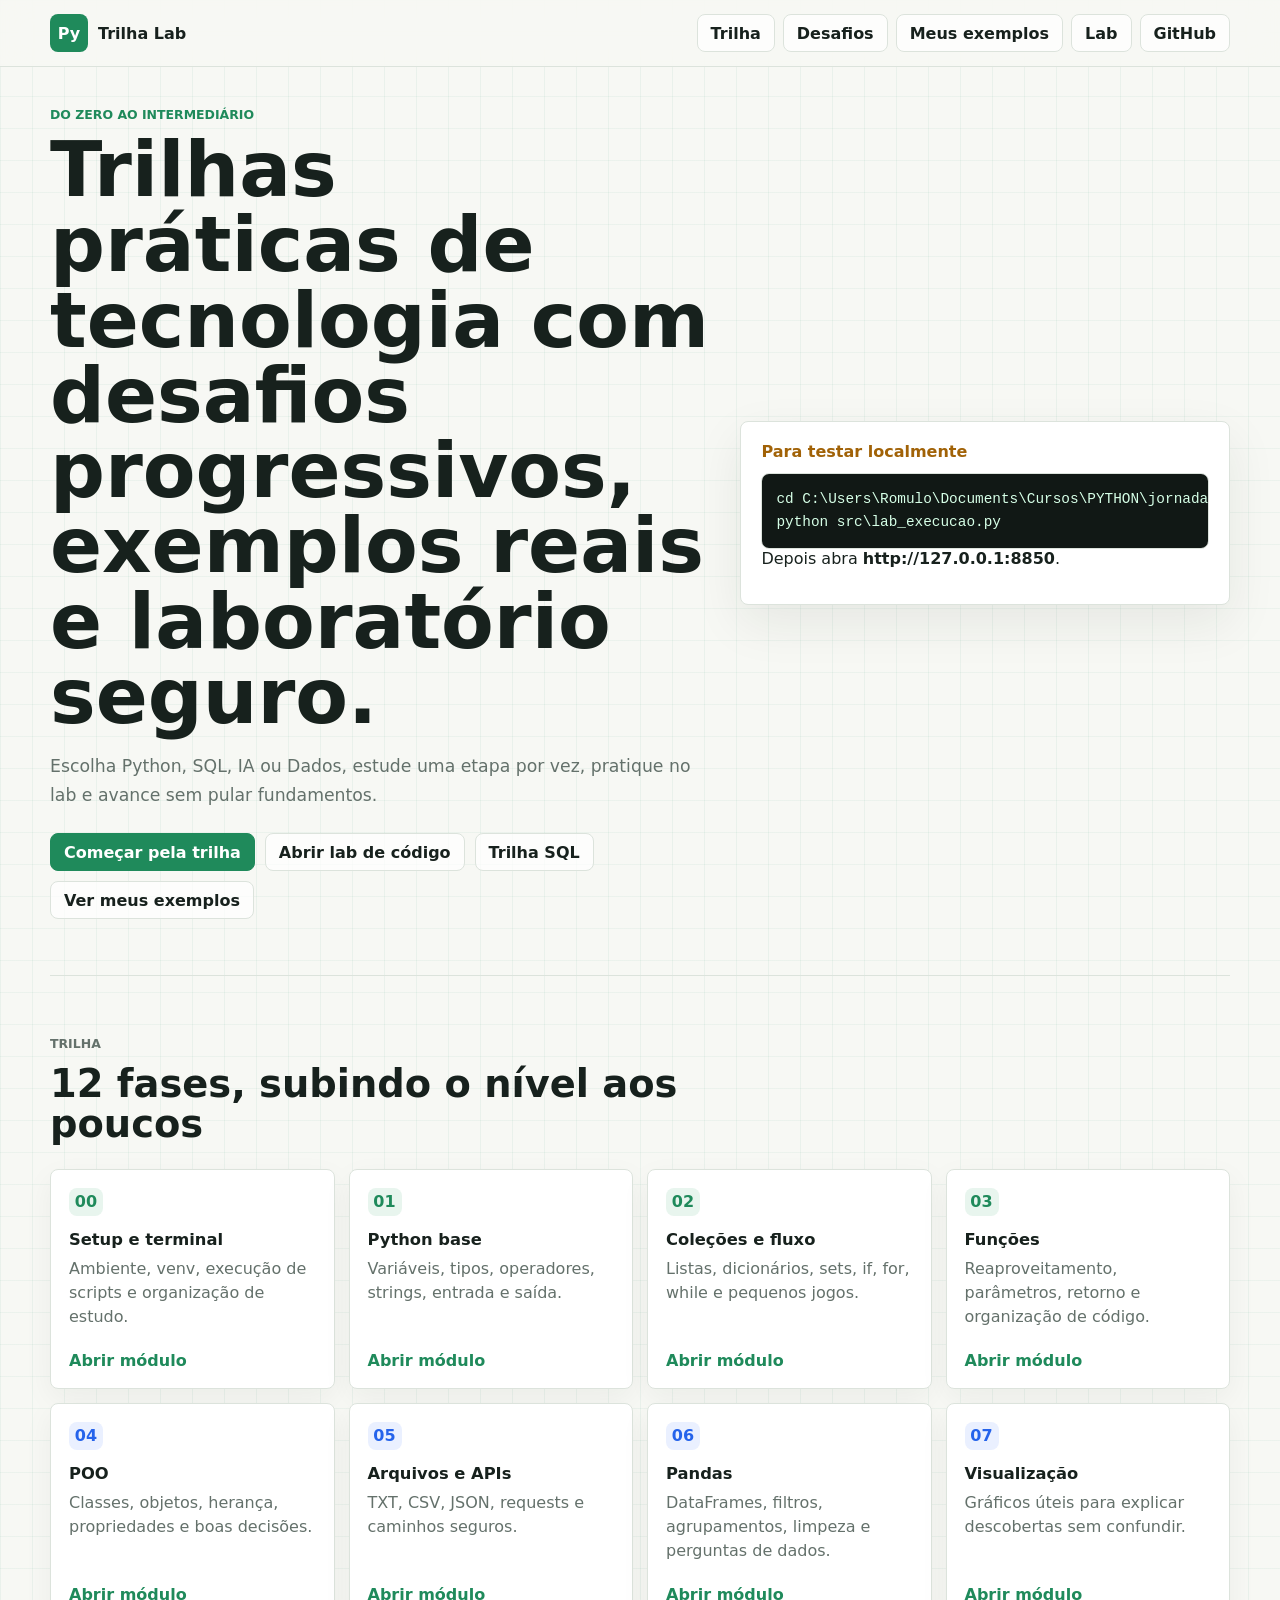
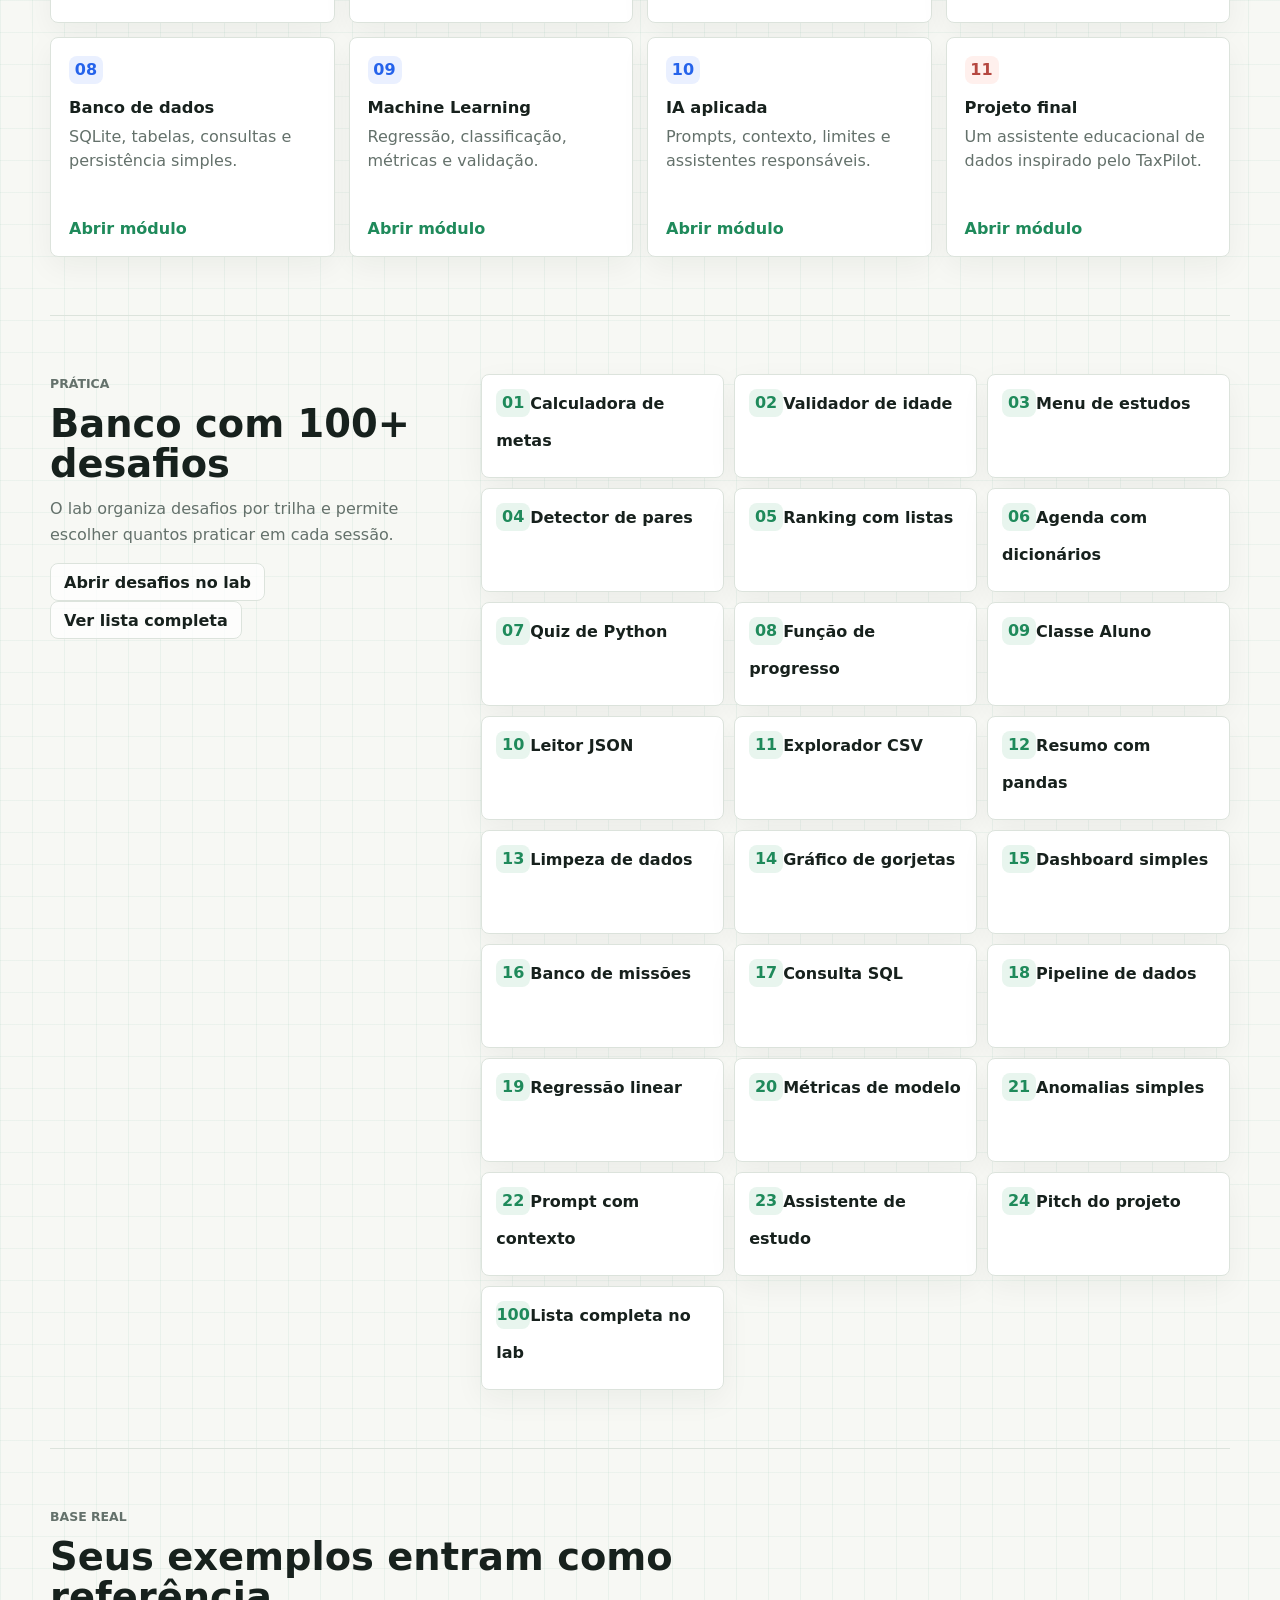
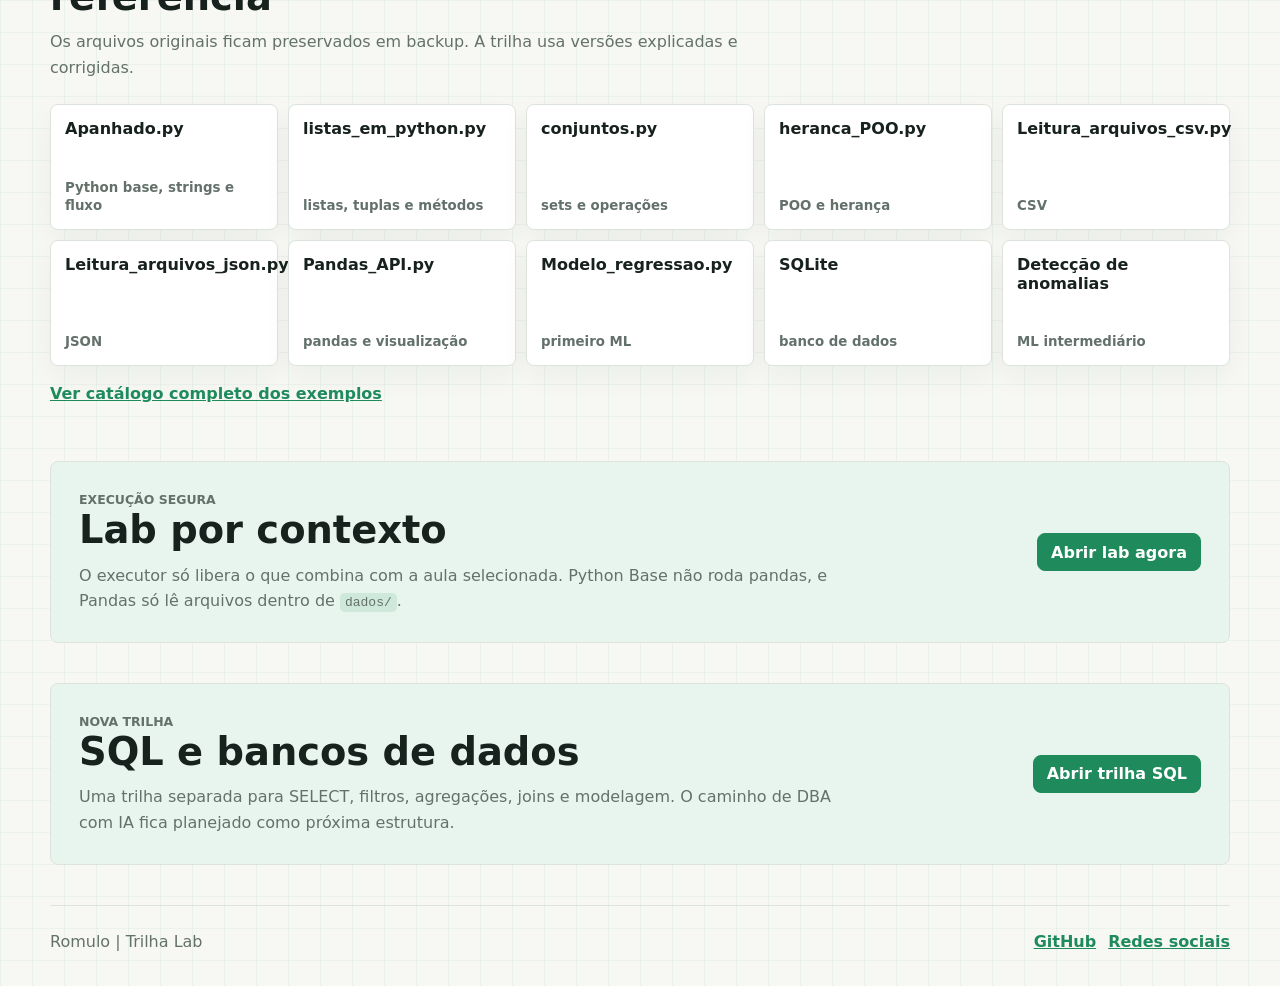
<file: site/index.html>
<!doctype html>
<html lang="pt-BR">
  <head>
    <meta charset="utf-8" />
    <meta name="viewport" content="width=device-width, initial-scale=1" />
    <title>Trilha Lab</title>
    <link rel="stylesheet" href="/site/styles.css" />
  </head>
  <body>
    <header class="app-header">
      <a class="brand" href="/site/index.html">
        <span class="brand-mark">Py</span>
        <span>Trilha Lab</span>
      </a>
      <nav class="top-nav" aria-label="Navegação principal">
        <a href="#trilha">Trilha</a>
        <a href="#desafios">Desafios</a>
        <a href="#exemplos">Meus exemplos</a>
        <a href="/lab">Lab</a>
        <a href="https://github.com/Httromrj/trilha-lab" target="_blank" rel="noreferrer">GitHub</a>
      </nav>
    </header>

    <main>
      <section class="intro" id="inicio">
        <div>
          <p class="eyebrow">Do zero ao intermediário</p>
          <h1>Trilhas práticas de tecnologia com desafios progressivos, exemplos reais e laboratório seguro.</h1>
          <p class="lead">
            Escolha Python, SQL, IA ou Dados, estude uma etapa por vez, pratique no lab e avance sem pular fundamentos.
          </p>
        <div class="actions">
          <a class="button primary" href="#trilha">Começar pela trilha</a>
          <a class="button" href="/lab">Abrir lab de código</a>
          <a class="button" href="/trilhas/sql/README.md">Trilha SQL</a>
          <a class="button" href="#exemplos">Ver meus exemplos</a>
        </div>
        </div>
        <aside class="run-card">
          <span class="card-label">Para testar localmente</span>
          <pre>cd C:\Users\Romulo\Documents\Cursos\PYTHON\jornada-python-ia-dados
python src\lab_execucao.py</pre>
          <p>Depois abra <strong>http://127.0.0.1:8850</strong>.</p>
        </aside>
      </section>

      <section class="section" id="trilha">
        <div class="section-title">
          <p class="eyebrow">trilha</p>
          <h2>12 fases, subindo o nível aos poucos</h2>
        </div>
        <div class="timeline">
          <article class="step" data-level="iniciante">
            <span>00</span>
            <h3>Setup e terminal</h3>
            <p>Ambiente, venv, execução de scripts e organização de estudo.</p>
            <a href="/modulos/00-boas-vindas.md">Abrir módulo</a>
          </article>
          <article class="step" data-level="iniciante">
            <span>01</span>
            <h3>Python base</h3>
            <p>Variáveis, tipos, operadores, strings, entrada e saída.</p>
            <a href="/modulos/01-python-base.md">Abrir módulo</a>
          </article>
          <article class="step" data-level="iniciante">
            <span>02</span>
            <h3>Coleções e fluxo</h3>
            <p>Listas, dicionários, sets, if, for, while e pequenos jogos.</p>
            <a href="/modulos/02-colecoes-e-fluxo.md">Abrir módulo</a>
          </article>
          <article class="step" data-level="iniciante">
            <span>03</span>
            <h3>Funções</h3>
            <p>Reaproveitamento, parâmetros, retorno e organização de código.</p>
            <a href="/modulos/03-funcoes-poo.md">Abrir módulo</a>
          </article>
          <article class="step" data-level="intermediário">
            <span>04</span>
            <h3>POO</h3>
            <p>Classes, objetos, herança, propriedades e boas decisões.</p>
            <a href="/modulos/03-funcoes-poo.md">Abrir módulo</a>
          </article>
          <article class="step" data-level="intermediário">
            <span>05</span>
            <h3>Arquivos e APIs</h3>
            <p>TXT, CSV, JSON, requests e caminhos seguros.</p>
            <a href="/modulos/04-arquivos-apis.md">Abrir módulo</a>
          </article>
          <article class="step" data-level="intermediário">
            <span>06</span>
            <h3>Pandas</h3>
            <p>DataFrames, filtros, agrupamentos, limpeza e perguntas de dados.</p>
            <a href="/modulos/05-dados-pandas.md">Abrir módulo</a>
          </article>
          <article class="step" data-level="intermediário">
            <span>07</span>
            <h3>Visualização</h3>
            <p>Gráficos úteis para explicar descobertas sem confundir.</p>
            <a href="/modulos/06-visualizacao.md">Abrir módulo</a>
          </article>
          <article class="step" data-level="intermediário">
            <span>08</span>
            <h3>Banco de dados</h3>
            <p>SQLite, tabelas, consultas e persistência simples.</p>
            <a href="/modulos/07-banco-dados.md">Abrir módulo</a>
          </article>
          <article class="step" data-level="intermediário">
            <span>09</span>
            <h3>Machine Learning</h3>
            <p>Regressão, classificação, métricas e validação.</p>
            <a href="/modulos/08-ia-ml.md">Abrir módulo</a>
          </article>
          <article class="step" data-level="intermediário">
            <span>10</span>
            <h3>IA aplicada</h3>
            <p>Prompts, contexto, limites e assistentes responsáveis.</p>
            <a href="/modulos/09-projeto-final.md">Abrir módulo</a>
          </article>
          <article class="step final" data-level="portfólio">
            <span>11</span>
            <h3>Projeto final</h3>
            <p>Um assistente educacional de dados inspirado pelo TaxPilot.</p>
            <a href="/modulos/09-projeto-final.md">Abrir módulo</a>
          </article>
        </div>
      </section>

      <section class="section split" id="desafios">
        <div class="section-title">
          <p class="eyebrow">prática</p>
          <h2>Banco com 100+ desafios</h2>
          <p>O lab organiza desafios por trilha e permite escolher quantos praticar em cada sessão.</p>
          <a class="button" href="/lab">Abrir desafios no lab</a>
          <a class="button" href="/desafios/100-desafios-python.md">Ver lista completa</a>
        </div>
        <div class="challenge-grid">
          <article><span>01</span>Calculadora de metas</article>
          <article><span>02</span>Validador de idade</article>
          <article><span>03</span>Menu de estudos</article>
          <article><span>04</span>Detector de pares</article>
          <article><span>05</span>Ranking com listas</article>
          <article><span>06</span>Agenda com dicionários</article>
          <article><span>07</span>Quiz de Python</article>
          <article><span>08</span>Função de progresso</article>
          <article><span>09</span>Classe Aluno</article>
          <article><span>10</span>Leitor JSON</article>
          <article><span>11</span>Explorador CSV</article>
          <article><span>12</span>Resumo com pandas</article>
          <article><span>13</span>Limpeza de dados</article>
          <article><span>14</span>Gráfico de gorjetas</article>
          <article><span>15</span>Dashboard simples</article>
          <article><span>16</span>Banco de missões</article>
          <article><span>17</span>Consulta SQL</article>
          <article><span>18</span>Pipeline de dados</article>
          <article><span>19</span>Regressão linear</article>
          <article><span>20</span>Métricas de modelo</article>
          <article><span>21</span>Anomalias simples</article>
          <article><span>22</span>Prompt com contexto</article>
          <article><span>23</span>Assistente de estudo</article>
          <article><span>24</span>Pitch do projeto</article>
          <article><span>100</span>Lista completa no lab</article>
        </div>
      </section>

      <section class="section" id="exemplos">
        <div class="section-title">
          <p class="eyebrow">base real</p>
          <h2>Seus exemplos entram como referência</h2>
          <p>
            Os arquivos originais ficam preservados em backup. A trilha usa versões explicadas e corrigidas.
          </p>
        </div>
        <div class="example-grid">
          <a href="/materiais-originais/exemplos/Apanhado.py">Apanhado.py <small>Python base, strings e fluxo</small></a>
          <a href="/materiais-originais/exemplos/listas_em_python.py">listas_em_python.py <small>listas, tuplas e métodos</small></a>
          <a href="/materiais-originais/exemplos/conjuntos.py">conjuntos.py <small>sets e operações</small></a>
          <a href="/materiais-originais/exemplos/heranca_POO.py">heranca_POO.py <small>POO e herança</small></a>
          <a href="/materiais-originais/exemplos/Leitura_arquivos_csv.py">Leitura_arquivos_csv.py <small>CSV</small></a>
          <a href="/materiais-originais/exemplos/Leitura_arquivos_json.py">Leitura_arquivos_json.py <small>JSON</small></a>
          <a href="/materiais-originais/exemplos/Pandas_API.py">Pandas_API.py <small>pandas e visualização</small></a>
          <a href="/materiais-originais/exemplos/Modelo_regressao.py">Modelo_regressao.py <small>primeiro ML</small></a>
          <a href="/materiais-originais/banco/Leitura_arquivos_banco_de_dados.py">SQLite <small>banco de dados</small></a>
          <a href="/materiais-originais/Deteccao_anomalias-Python/deteccao_anomalias.py">Detecção de anomalias <small>ML intermediário</small></a>
        </div>
        <a class="text-link" href="/docs/catalogo-exemplos.md">Ver catálogo completo dos exemplos</a>
      </section>

      <section class="section lab-strip" id="lab">
        <div>
          <p class="eyebrow">execução segura</p>
          <h2>Lab por contexto</h2>
          <p>
            O executor só libera o que combina com a aula selecionada. Python Base não roda pandas,
            e Pandas só lê arquivos dentro de <code>dados/</code>.
          </p>
        </div>
        <a class="button primary" href="/lab">Abrir lab agora</a>
      </section>

      <section class="section lab-strip" id="sql">
        <div>
          <p class="eyebrow">nova trilha</p>
          <h2>SQL e bancos de dados</h2>
          <p>
            Uma trilha separada para SELECT, filtros, agregações, joins e modelagem.
            O caminho de DBA com IA fica planejado como próxima estrutura.
          </p>
        </div>
        <a class="button primary" href="/trilhas/sql/README.md">Abrir trilha SQL</a>
      </section>
    </main>

    <footer>
      <span>Romulo | Trilha Lab</span>
      <nav>
        <a href="https://github.com/Httromrj/trilha-lab" target="_blank" rel="noreferrer">GitHub</a>
        <a href="/docs/redes-sociais.md">Redes sociais</a>
      </nav>
    </footer>

    <script src="/site/app.js"></script>
  </body>
</html>
</file>
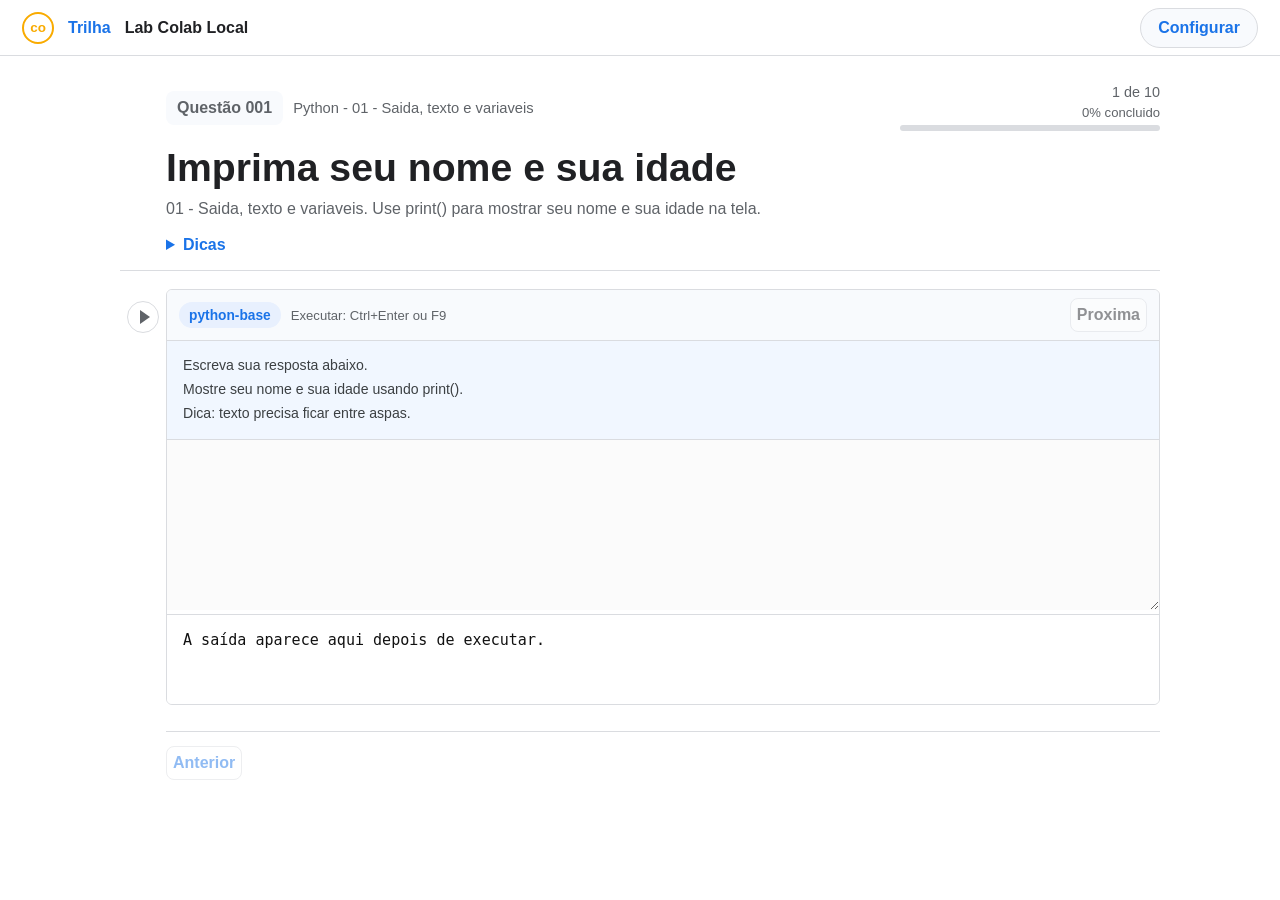
<file: site/lab.html>
﻿<!doctype html>
<html lang="pt-BR">
  <head>
    <meta charset="utf-8" />
    <meta name="viewport" content="width=device-width, initial-scale=1" />
    <title>Lab Colab Local</title>
    <link rel="stylesheet" href="/site/lab.css" />
  </head>
  <body>
    <header class="colab-topbar">
      <div class="colab-mark">co</div>
      <a href="/site/index.html" class="back">Trilha</a>
      <strong>Lab Colab Local</strong>
      <nav class="top-actions" aria-label="Controles do lab">
        <button id="openSettings" class="ghost-button" type="button">Configurar</button>
      </nav>
    </header>

    <main class="page">
      <section class="question-card">
        <div class="question-meta">
          <span id="challengeNumber">Questao 001</span>
          <span id="labConfigSummary">Python - Iniciante - 100 desafios</span>
          <div class="progress-panel" aria-label="Progresso estimado">
            <span id="progressText">1 de 10</span>
            <span id="progressEstimate">0% concluido</span>
            <div class="progress-track"><span id="progressFill"></span></div>
          </div>
        </div>

        <h1 id="questionTitle">Imprima seu nome e sua idade</h1>
        <p id="questionInstruction">
          Use `print()` para mostrar seu nome e sua idade na tela.
        </p>

        <details class="tips">
          <summary>Dicas</summary>
          <ul id="tipsList"></ul>
        </details>
      </section>

      <section class="cell">
        <div class="cell-left">
          <button class="play" id="runCell" type="button" aria-label="Executar celula"></button>
        </div>
        <div class="cell-main">
          <div class="cell-toolbar">
            <span id="currentContext">python-base</span>
            <span class="shortcut-hint">Executar: Ctrl+Enter ou F9</span>
            <button id="nextChallenge" type="button">Proxima</button>
          </div>
          <div id="codeNotes" class="code-notes"></div>
          <textarea id="codeInput" class="code" spellcheck="false"></textarea>
          <div id="autocomplete" class="autocomplete" hidden></div>
          <div class="input-panel">
            <label for="stdinInput">Entrada para input()</label>
            <textarea id="stdinInput" placeholder="Uma resposta por linha. Exemplo:&#10;Romulo&#10;30"></textarea>
          </div>
          <div id="runFeedback" class="run-feedback" hidden></div>
          <pre id="output" class="output">A saida aparece aqui depois de executar.</pre>
        </div>
      </section>

      <section class="focus-footer">
        <button id="previousChallenge" type="button">Anterior</button>
      </section>

      <section id="completionPanel" class="completion-panel" hidden>
        <div>
          <strong>Sessao concluida</strong>
          <p id="completionText">Voce concluiu os desafios desta sessao.</p>
        </div>
        <div class="completion-actions">
          <button id="moreChallenges" type="button">Fazer mais exercicios</button>
          <a class="button-link" href="/site/index.html#trilha">Conhecer a trilha</a>
        </div>
      </section>
    </main>

    <aside id="challengeDrawer" class="drawer" aria-hidden="true">
      <div class="drawer-panel">
        <div class="drawer-header">
          <div>
            <strong>Desafios gerados</strong>
            <p>Escolha quando quiser trocar de exercício.</p>
          </div>
          <button id="closeChallenges" type="button">Fechar</button>
        </div>
        <input id="challengeSearch" type="search" placeholder="Buscar: input, soma, variável..." />
        <div id="challengeList" class="challenge-list"></div>
      </div>
    </aside>

    <aside id="settingsDrawer" class="drawer" aria-hidden="true">
      <div class="drawer-panel settings-panel">
        <div class="drawer-header">
          <div>
            <strong>Configurar trilha</strong>
            <p>Escolha o tema, nivel e quantidade de desafios.</p>
          </div>
          <button id="closeSettings" type="button">Fechar</button>
        </div>
        <label>
          Trilha
          <select id="trackSelect">
            <option value="python">Python</option>
            <option value="sql">SQL</option>
            <option value="ia">IA</option>
          </select>
        </label>
        <label>
          Grau
          <select id="studentLevel">
            <option value="iniciante">Iniciante</option>
            <option value="intermediario">Intermediario</option>
            <option value="geral">Revisao geral</option>
          </select>
        </label>
        <label>
          Quantidade
          <input id="challengeAmount" type="number" min="1" max="100" step="1" value="10" />
        </label>
        <button id="generateChallenges" class="primary-action" type="button">Aplicar</button>
        <p id="generateStatus" class="generate-status">10 desafios carregados</p>
        <button id="openChallengesFromSettings" class="secondary-action" type="button">Ver desafios gerados</button>
      </div>
    </aside>

    <script src="/site/lab.js"></script>
  </body>
</html>
</file>
<file: site/styles.css>
:root {
  --bg: #f7f8f4;
  --ink: #17211d;
  --muted: #64716b;
  --panel: #ffffff;
  --line: #dce3dc;
  --green: #1f8a5b;
  --green-soft: #e8f5ee;
  --blue: #2563eb;
  --blue-soft: #eaf0ff;
  --amber: #a16207;
  --amber-soft: #fff6db;
  --coral: #b54740;
  --coral-soft: #fff0ed;
  --shadow: 0 18px 50px rgba(23, 33, 29, 0.08);
  font-family: Inter, ui-sans-serif, system-ui, -apple-system, BlinkMacSystemFont, "Segoe UI", sans-serif;
}

* {
  box-sizing: border-box;
}

html {
  scroll-behavior: smooth;
}

body {
  margin: 0;
  color: var(--ink);
  background:
    linear-gradient(90deg, rgba(31, 138, 91, 0.06) 1px, transparent 1px),
    linear-gradient(rgba(31, 138, 91, 0.05) 1px, transparent 1px),
    var(--bg);
  background-size: 32px 32px;
}

a {
  color: inherit;
}

.app-header {
  position: sticky;
  top: 0;
  z-index: 10;
  display: flex;
  align-items: center;
  justify-content: space-between;
  gap: 20px;
  padding: 14px max(20px, calc((100vw - 1180px) / 2));
  border-bottom: 1px solid var(--line);
  background: rgba(247, 248, 244, 0.92);
  backdrop-filter: blur(14px);
}

.brand {
  display: inline-flex;
  align-items: center;
  gap: 10px;
  min-width: max-content;
  font-weight: 800;
  text-decoration: none;
}

.brand-mark {
  display: grid;
  place-items: center;
  width: 38px;
  height: 38px;
  border-radius: 8px;
  color: #fff;
  background: var(--green);
}

.top-nav {
  display: flex;
  align-items: center;
  justify-content: flex-end;
  flex-wrap: wrap;
  gap: 8px;
}

.top-nav a,
.button {
  display: inline-flex;
  align-items: center;
  justify-content: center;
  min-height: 38px;
  padding: 0 13px;
  border: 1px solid var(--line);
  border-radius: 8px;
  background: rgba(255, 255, 255, 0.72);
  color: var(--ink);
  font-weight: 700;
  text-decoration: none;
}

.button.primary {
  border-color: var(--green);
  background: var(--green);
  color: #fff;
}

main {
  width: min(1180px, calc(100% - 32px));
  margin: 0 auto;
}

.intro {
  min-height: calc(100vh - 78px);
  display: grid;
  grid-template-columns: minmax(0, 1.15fr) minmax(320px, 0.85fr);
  align-items: center;
  gap: 28px;
  padding: 40px 0 56px;
}

.eyebrow {
  margin: 0 0 10px;
  color: var(--green);
  font-size: 0.78rem;
  font-weight: 900;
  letter-spacing: 0;
  text-transform: uppercase;
}

h1,
h2,
h3,
p {
  margin-top: 0;
}

h1 {
  max-width: 760px;
  margin-bottom: 18px;
  font-size: clamp(2.6rem, 6vw, 5.5rem);
  line-height: 0.98;
  letter-spacing: 0;
}

h2 {
  margin-bottom: 12px;
  font-size: clamp(1.7rem, 3vw, 2.6rem);
  line-height: 1.05;
  letter-spacing: 0;
}

h3 {
  margin-bottom: 8px;
  font-size: 1.02rem;
}

.lead {
  max-width: 680px;
  color: var(--muted);
  font-size: 1.08rem;
  line-height: 1.65;
}

.actions {
  display: flex;
  flex-wrap: wrap;
  gap: 10px;
  margin-top: 24px;
}

.run-card {
  padding: 20px;
  border: 1px solid var(--line);
  border-radius: 8px;
  background: var(--panel);
  box-shadow: var(--shadow);
}

.card-label {
  display: block;
  margin-bottom: 12px;
  color: var(--amber);
  font-weight: 900;
}

pre {
  margin: 0;
  padding: 14px;
  overflow-x: auto;
  border: 1px solid var(--line);
  border-radius: 8px;
  background: #111815;
  color: #d6ffe7;
  font: 500 0.9rem/1.6 "Cascadia Code", Consolas, monospace;
}

.section {
  padding: 58px 0;
  border-top: 1px solid var(--line);
}

.section-title {
  max-width: 720px;
  margin-bottom: 24px;
}

.section-title p {
  color: var(--muted);
  line-height: 1.6;
}

.timeline {
  display: grid;
  grid-template-columns: repeat(4, minmax(0, 1fr));
  gap: 14px;
}

.step,
.challenge-grid article,
.example-grid a {
  border: 1px solid var(--line);
  border-radius: 8px;
  background: var(--panel);
  box-shadow: 0 10px 30px rgba(23, 33, 29, 0.05);
}

.step {
  min-height: 220px;
  display: flex;
  flex-direction: column;
  padding: 18px;
}

.step span,
.challenge-grid span {
  display: inline-flex;
  align-items: center;
  justify-content: center;
  width: 34px;
  height: 28px;
  margin-bottom: 14px;
  border-radius: 8px;
  color: var(--green);
  background: var(--green-soft);
  font-weight: 900;
}

.step p {
  color: var(--muted);
  line-height: 1.5;
}

.step a {
  margin-top: auto;
  color: var(--green);
  font-weight: 800;
  text-decoration: none;
}

.step[data-level="intermediário"] span {
  color: var(--blue);
  background: var(--blue-soft);
}

.step[data-level="portfólio"] span,
.step.final span {
  color: var(--coral);
  background: var(--coral-soft);
}

.split {
  display: grid;
  grid-template-columns: 0.7fr 1.3fr;
  gap: 28px;
}

.challenge-grid {
  display: grid;
  grid-template-columns: repeat(3, minmax(0, 1fr));
  gap: 10px;
}

.challenge-grid article {
  min-height: 104px;
  padding: 14px;
  font-weight: 800;
}

.example-grid {
  display: grid;
  grid-template-columns: repeat(5, minmax(0, 1fr));
  gap: 10px;
}

.example-grid a {
  min-height: 126px;
  display: flex;
  flex-direction: column;
  justify-content: space-between;
  padding: 14px;
  font-weight: 900;
  text-decoration: none;
}

.example-grid small {
  display: block;
  margin-top: 10px;
  color: var(--muted);
  font-weight: 600;
  line-height: 1.35;
}

.text-link {
  display: inline-flex;
  margin-top: 18px;
  color: var(--green);
  font-weight: 900;
}

.lab-strip {
  display: flex;
  align-items: center;
  justify-content: space-between;
  gap: 24px;
  margin-bottom: 40px;
  padding: 28px;
  border: 1px solid var(--line);
  border-radius: 8px;
  background: var(--green-soft);
}

.lab-strip p {
  max-width: 760px;
  margin-bottom: 0;
  color: var(--muted);
  line-height: 1.6;
}

code {
  padding: 2px 5px;
  border-radius: 5px;
  background: rgba(31, 138, 91, 0.12);
}

footer {
  display: flex;
  align-items: center;
  justify-content: space-between;
  gap: 16px;
  width: min(1180px, calc(100% - 32px));
  margin: 0 auto;
  padding: 26px 0 36px;
  border-top: 1px solid var(--line);
  color: var(--muted);
}

footer nav {
  display: flex;
  gap: 12px;
}

footer a {
  color: var(--green);
  font-weight: 800;
}

@media (max-width: 980px) {
  .intro,
  .split {
    grid-template-columns: 1fr;
  }

  .timeline,
  .example-grid {
    grid-template-columns: repeat(2, minmax(0, 1fr));
  }

  .challenge-grid {
    grid-template-columns: repeat(2, minmax(0, 1fr));
  }
}

@media (max-width: 680px) {
  .app-header,
  footer,
  .lab-strip {
    align-items: flex-start;
    flex-direction: column;
  }

  .top-nav {
    justify-content: flex-start;
  }

  .timeline,
  .challenge-grid,
  .example-grid {
    grid-template-columns: 1fr;
  }

  h1 {
    font-size: 2.8rem;
  }
}
</file>
<file: site/lab.css>
:root {
  --bg: #ffffff;
  --ink: #202124;
  --muted: #5f6368;
  --line: #dadce0;
  --soft: #f8fafd;
  --blue: #1a73e8;
  --blue-soft: #e8f0fe;
  --green: #188038;
  --red: #b3261e;
  --code: #fbfbfb;
  font-family: Arial, Helvetica, sans-serif;
}

* {
  box-sizing: border-box;
}

body {
  margin: 0;
  color: var(--ink);
  background: var(--bg);
}

.colab-topbar {
  position: sticky;
  top: 0;
  z-index: 5;
  display: flex;
  align-items: center;
  gap: 14px;
  min-height: 56px;
  padding: 0 22px;
  border-bottom: 1px solid var(--line);
  background: #fff;
}

.colab-topbar strong {
  margin-right: auto;
}

.top-actions {
  display: inline-flex;
  align-items: center;
  gap: 6px;
  padding: 4px;
  border: 1px solid var(--line);
  border-radius: 999px;
  background: var(--soft);
}

.colab-mark {
  display: grid;
  place-items: center;
  width: 32px;
  height: 32px;
  border-radius: 50%;
  color: #f9ab00;
  border: 2px solid #f9ab00;
  font-weight: 800;
  font-size: 0.84rem;
}

.back {
  color: var(--blue);
  font-weight: 700;
  text-decoration: none;
}

#currentContext {
  display: inline-flex;
  align-items: center;
  min-height: 26px;
  padding: 0 10px;
  border-radius: 999px;
  color: var(--blue);
  background: var(--blue-soft);
  font-size: 0.86rem;
  font-weight: 700;
}

.page {
  width: min(1040px, calc(100% - 44px));
  margin: 0 auto 48px;
}

.question-card {
  padding: 28px 0 16px 46px;
  border-bottom: 1px solid var(--line);
}

.question-meta {
  display: flex;
  align-items: center;
  flex-wrap: wrap;
  gap: 10px;
  margin-bottom: 16px;
}

#challengeNumber {
  min-height: 34px;
  display: inline-flex;
  align-items: center;
  padding: 0 11px;
  border-radius: 8px;
  background: var(--soft);
  color: var(--muted);
  font-weight: 700;
}

.generate-status {
  margin-top: 12px;
  color: var(--muted);
  font-size: 0.88rem;
}

.generate-status.warn {
  color: #b06000;
}

#labConfigSummary {
  color: var(--muted);
  font-size: 0.92rem;
}

label {
  display: grid;
  gap: 4px;
  color: var(--muted);
  font-size: 0.78rem;
  font-weight: 700;
}

select,
input,
button,
textarea {
  font: inherit;
}

select,
input {
  height: 34px;
  border: 1px solid var(--line);
  border-radius: 8px;
  background: #fff;
  color: var(--ink);
}

input {
  padding: 0 10px;
}

button {
  min-height: 34px;
  border: 1px solid var(--line);
  border-radius: 8px;
  background: #fff;
  color: var(--ink);
  font-weight: 700;
  cursor: pointer;
}

.primary-action {
  width: 100%;
  margin-top: 16px;
  color: #fff;
  border-color: var(--blue);
  background: var(--blue);
}

.secondary-action {
  width: 100%;
  margin-top: 10px;
  color: var(--blue);
  border-color: var(--line);
  background: #fff;
}

.ghost-button {
  color: var(--blue);
  border-color: transparent;
  background: transparent;
  min-height: 30px;
  padding: 0 12px;
  border-radius: 999px;
}

.ghost-button:hover {
  background: var(--blue-soft);
}

h1 {
  margin: 0 0 8px;
  font-size: clamp(1.65rem, 3.5vw, 2.45rem);
  line-height: 1.08;
  letter-spacing: 0;
}

p {
  margin: 0;
  color: var(--muted);
  line-height: 1.55;
}

.tips {
  margin-top: 14px;
  color: var(--muted);
}

.tips summary {
  width: fit-content;
  cursor: pointer;
  color: var(--blue);
  font-weight: 700;
}

.tips ul {
  margin-bottom: 0;
}

.cell {
  display: grid;
  grid-template-columns: 46px minmax(0, 1fr);
  margin: 18px 0 26px;
}

.cell-left {
  display: flex;
  justify-content: center;
  padding-top: 12px;
}

.play {
  width: 32px;
  height: 32px;
  min-height: 32px;
  padding: 0;
  border-radius: 50%;
  border-color: var(--line);
  color: var(--muted);
  background: #fff;
  position: relative;
}

.play::before {
  content: "";
  position: absolute;
  left: 12px;
  top: 8px;
  width: 0;
  height: 0;
  border-top: 7px solid transparent;
  border-bottom: 7px solid transparent;
  border-left: 10px solid currentColor;
}

.play:hover {
  color: #fff;
  border-color: var(--green);
  background: var(--green);
}

.cell-main {
  position: relative;
  border: 1px solid var(--line);
  border-radius: 6px;
  overflow: hidden;
  background: #fff;
}

.cell-toolbar {
  min-height: 42px;
  display: flex;
  align-items: center;
  justify-content: space-between;
  gap: 10px;
  padding: 8px 12px;
  border-bottom: 1px solid var(--line);
  background: var(--soft);
}

.shortcut-hint {
  margin-right: auto;
  color: var(--muted);
  font-size: 0.82rem;
}

.code,
#stdinInput {
  width: 100%;
  resize: vertical;
  border: 0;
  outline: 0;
  font-family: "Cascadia Code", Consolas, monospace;
}

.code {
  min-height: 170px;
  padding: 14px 16px;
  color: #111;
  background: var(--code);
  font-size: 0.96rem;
  line-height: 1.6;
  tab-size: 4;
}

.code-notes {
  display: none;
  padding: 12px 16px;
  border-bottom: 1px solid var(--line);
  color: #3c4043;
  background: #f1f7ff;
  font: 500 0.88rem/1.55 Arial, Helvetica, sans-serif;
}

.code-notes.visible {
  display: block;
}

.code-notes div {
  margin: 2px 0;
}

.code::selection {
  background: #d2e3fc;
}

.autocomplete {
  position: absolute;
  z-index: 4;
  width: min(260px, calc(100% - 28px));
  margin: -8px 14px 8px;
  border: 1px solid var(--line);
  border-radius: 8px;
  background: #fff;
  box-shadow: 0 10px 28px rgba(60, 64, 67, 0.18);
  overflow: hidden;
}

.autocomplete button {
  width: 100%;
  display: block;
  padding: 9px 12px;
  border: 0;
  border-radius: 0;
  text-align: left;
  font-family: "Cascadia Code", Consolas, monospace;
  font-weight: 600;
}

.autocomplete button:hover {
  background: var(--blue-soft);
  color: var(--blue);
}

.input-panel {
  border-top: 1px solid var(--line);
  background: #fff;
}

.input-panel[hidden] {
  display: none;
}

.input-panel label {
  padding: 9px 14px 0;
}

#stdinInput {
  min-height: 58px;
  padding: 8px 14px 12px;
  color: #111;
  background: #fff;
}

.output {
  min-height: 90px;
  margin: 0;
  padding: 14px 16px;
  overflow: auto;
  white-space: pre-wrap;
  border-top: 1px solid var(--line);
  color: #111;
  background: #fff;
  font: 500 0.94rem/1.55 "Cascadia Code", Consolas, monospace;
}

.run-feedback {
  padding: 10px 16px;
  border-top: 1px solid var(--line);
  font-size: 0.92rem;
  font-weight: 700;
}

.run-feedback.success {
  color: var(--green);
  background: #edf7ed;
}

.run-feedback.error {
  color: var(--red);
  background: #fceeee;
}

.output.error {
  color: var(--red);
}

.focus-footer {
  display: flex;
  align-items: center;
  justify-content: space-between;
  gap: 12px;
  margin: 0 0 0 46px;
  padding-top: 14px;
  border-top: 1px solid var(--line);
  color: var(--muted);
}

.focus-footer button {
  color: var(--blue);
}

.progress-panel {
  width: min(260px, 100%);
  display: grid;
  gap: 5px;
  justify-items: end;
  margin-left: auto;
  color: var(--muted);
  font-size: 0.9rem;
}

#progressEstimate {
  font-size: 0.82rem;
}

.progress-track {
  width: 100%;
  height: 6px;
  border-radius: 999px;
  overflow: hidden;
  background: var(--line);
}

#progressFill {
  display: block;
  width: 0%;
  height: 100%;
  border-radius: inherit;
  background: var(--blue);
  transition: width 160ms ease;
}

.completion-panel {
  display: flex;
  align-items: center;
  justify-content: space-between;
  gap: 16px;
  margin: 18px 0 0 46px;
  padding: 16px;
  border: 1px solid #b7e1cd;
  border-radius: 8px;
  background: #f0f8f3;
}

.completion-panel[hidden] {
  display: none;
}

.completion-panel strong {
  color: var(--green);
}

.completion-panel p {
  margin-top: 4px;
}

.completion-actions {
  display: flex;
  flex-wrap: wrap;
  gap: 8px;
}

.button-link {
  min-height: 34px;
  display: inline-flex;
  align-items: center;
  padding: 0 12px;
  border: 1px solid var(--line);
  border-radius: 8px;
  color: var(--blue);
  background: #fff;
  font-weight: 700;
  text-decoration: none;
}

button:disabled {
  cursor: not-allowed;
  opacity: 0.48;
}

.drawer {
  position: fixed;
  inset: 0;
  z-index: 20;
  display: none;
  background: rgba(32, 33, 36, 0.32);
}

.drawer.open {
  display: block;
}

.drawer-panel {
  width: min(420px, calc(100% - 28px));
  height: 100%;
  margin-left: auto;
  padding: 16px;
  border-left: 1px solid var(--line);
  background: #fff;
  box-shadow: -12px 0 34px rgba(60, 64, 67, 0.2);
  overflow: auto;
}

.drawer-header {
  display: flex;
  justify-content: space-between;
  gap: 12px;
  margin-bottom: 14px;
}

.drawer-header p {
  margin-top: 4px;
  font-size: 0.9rem;
}

#challengeSearch {
  width: 100%;
  margin-bottom: 12px;
}

.settings-panel label {
  margin-top: 14px;
}

.settings-panel select,
.settings-panel input {
  width: 100%;
}

.challenge-list {
  display: grid;
  gap: 8px;
}

.challenge-section {
  margin-top: 10px;
  padding: 4px 2px 2px;
  color: var(--muted);
  font-size: 0.78rem;
  font-weight: 700;
  text-transform: uppercase;
}

.challenge-section:first-child {
  margin-top: 0;
}

.challenge-item {
  width: 100%;
  min-height: 44px;
  padding: 10px 12px;
  border: 1px solid var(--line);
  border-radius: 8px;
  background: #fff;
  text-align: left;
  font-weight: 500;
}

.challenge-item.active {
  border-color: var(--blue);
  background: var(--blue-soft);
  color: var(--blue);
}

@media (max-width: 720px) {
  .colab-topbar {
    padding: 0 12px;
    gap: 8px;
  }

  .top-actions {
    gap: 2px;
  }

  .ghost-button {
    padding: 0 8px;
  }

  .question-meta,
  .focus-footer {
    align-items: stretch;
    flex-direction: column;
  }

  .progress-panel {
    width: 100%;
    justify-items: stretch;
    margin-left: 0;
  }

  .cell {
    grid-template-columns: 38px minmax(0, 1fr);
  }

  .focus-footer {
    margin-left: 38px;
  }

  .completion-panel {
    align-items: stretch;
    flex-direction: column;
    margin-left: 38px;
  }
}
</file>
